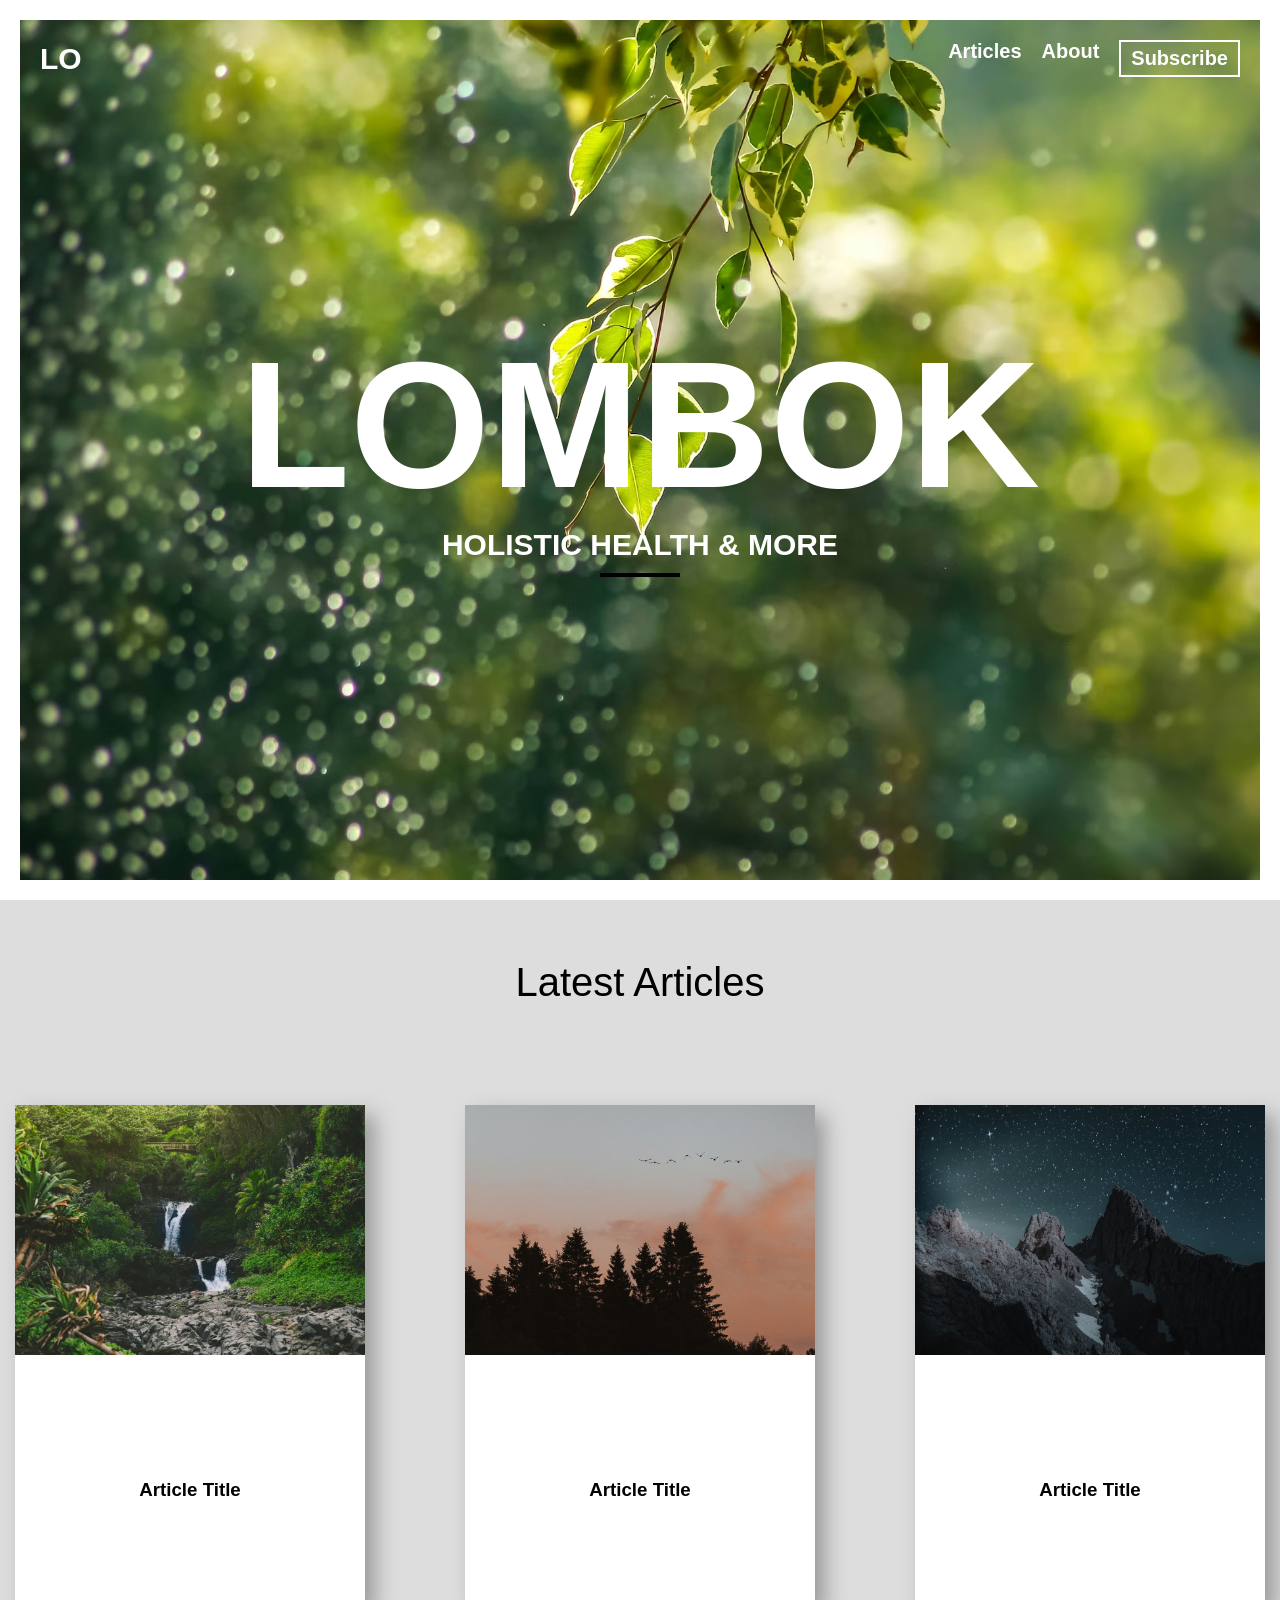
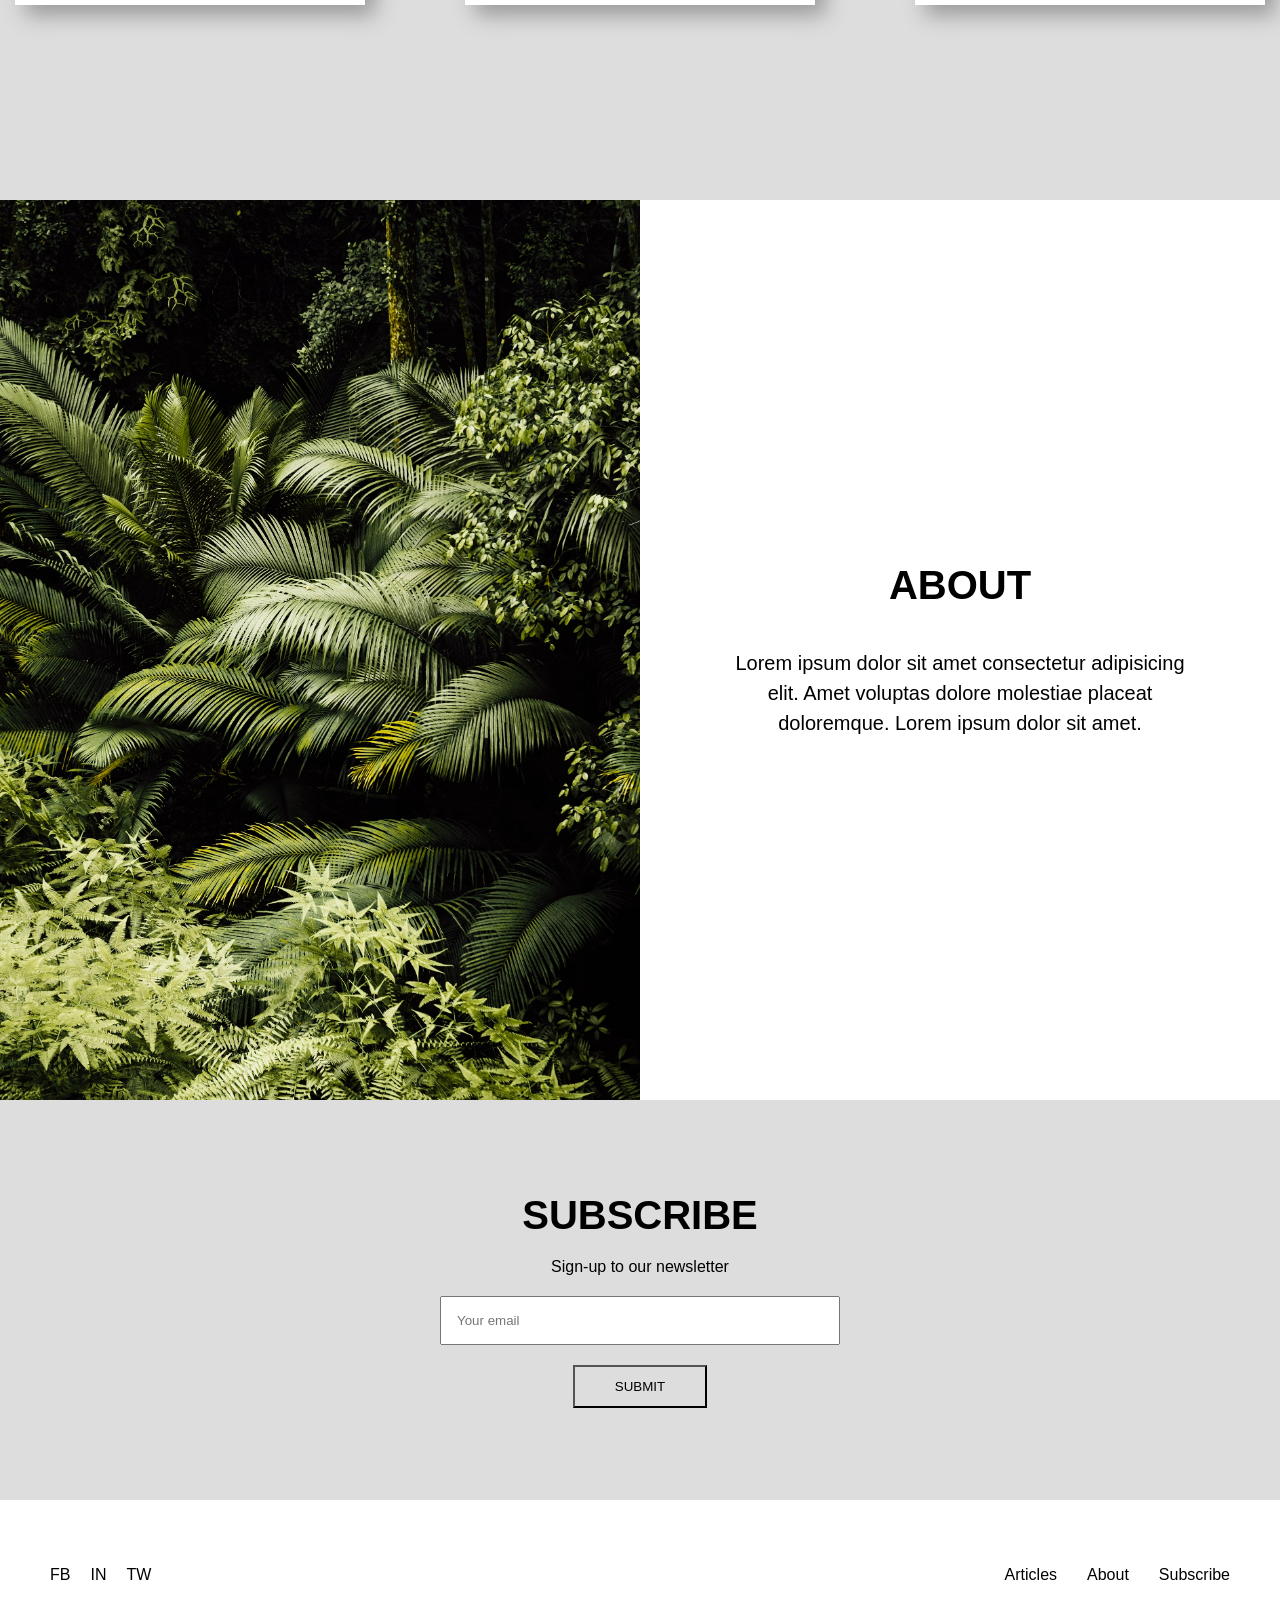
<file: assignment5/index.html>
<!DOCTYPE html>
<html lang="en">
<head>
<meta charset="UTF-8">
<meta name="viewport" content="width=device-width, initial-scale=1.0">
<title>Assignment 5</title>
<link rel="stylesheet" href="style.css">
</head>
<body>

<div class="container">

<nav>
<span>LO</span>

<ul>
<li><a href="#">Articles</a></li>
<li><a href="#">About</a></li>
<li><a href="#">Subscribe</a></li>
</ul>

<div class="menu">☰</div>
</nav>

<div class="hero">
<h1>LOMBOK</h1>
<h3>HOLISTIC HEALTH & MORE</h3>
</div>

</div>


<div class="articles">

<div class="heading">
<h3>Latest Articles</h3>
</div>

<div class="cards">

<div class="card">
<img src="card1.avif">
<h3>Article Title</h3>
</div>

<div class="card">
<img src="card2.avif">
<h3>Article Title</h3>
</div>

<div class="card">
<img src="card3.avif">
<h3>Article Title</h3>
</div>

</div>
</div>


<div class="about">

<div class="about-img">
<img src="aboutimg.avif">
</div>

<div class="about-text">
<h3>ABOUT</h3>

<p>
Lorem ipsum dolor sit amet consectetur adipisicing elit.
Amet voluptas dolore molestiae placeat doloremque.
Lorem ipsum dolor sit amet.
</p>

</div>

</div>


<div class="subscribe">

<h2>SUBSCRIBE</h2>
<p>Sign-up to our newsletter</p>

<input type="email" placeholder="Your email">

<button>SUBMIT</button>

</div>


<footer>

<div class="social">
<span>FB</span>
<span>IN</span>
<span>TW</span>
</div>

<ul>
<li>Articles</li>
<li>About</li>
<li>Subscribe</li>
</ul>

</footer>

</body>
</html>
</file>
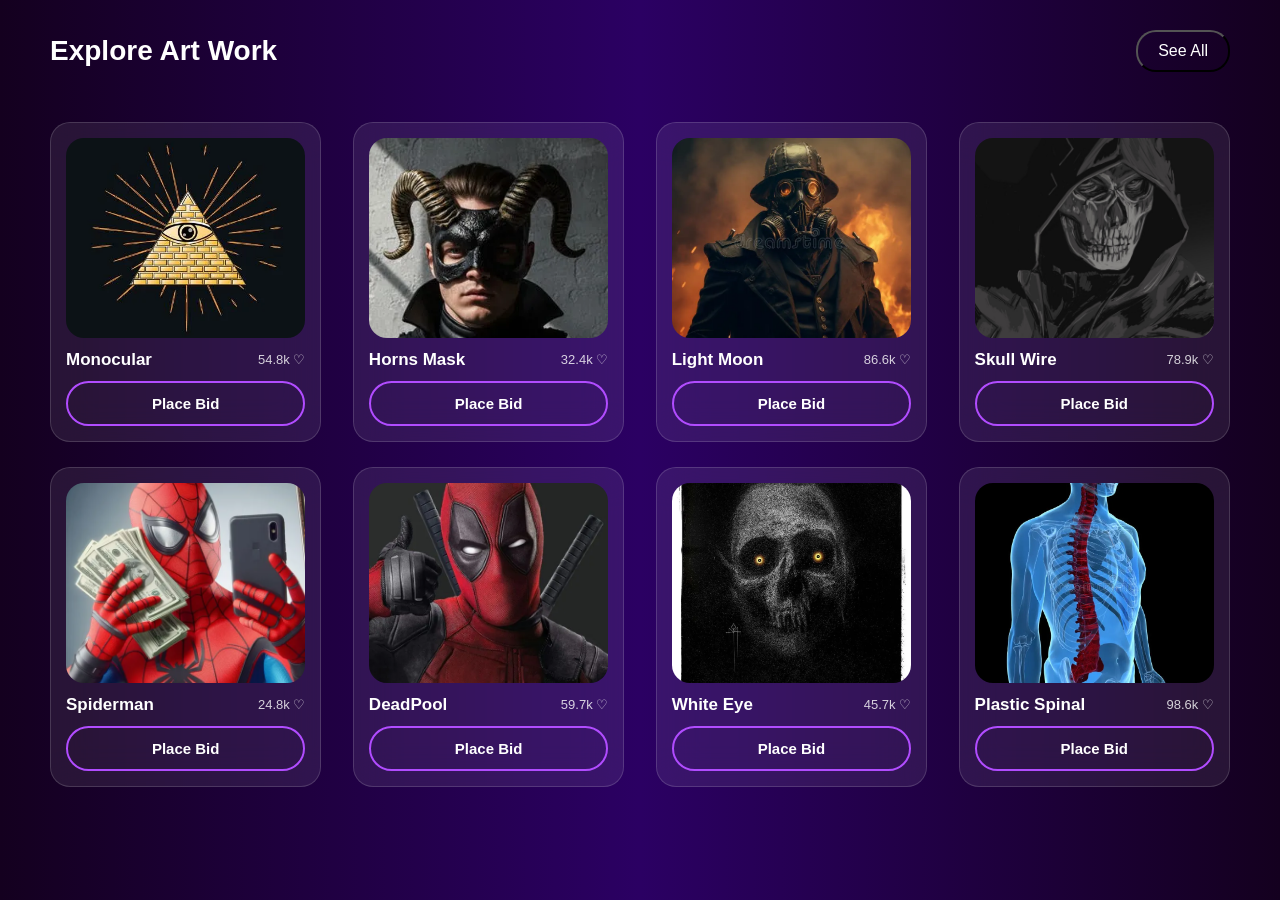
<file: FIRSTONE OFA3/index.html>
<!DOCTYPE html>
<html lang="en">
<head>
    <meta charset="UTF-8">
    <meta name="viewport" content="width=device-width, initial-scale=1.0">
    <link rel="stylesheet" href="style.css">
    <title>Assignment3</title>
</head>
<body>

    <main>

        <nav>
            <span>Explore Art Work</span>
            <button>See All</button>
        </nav>

        <div class="container">

            <div class="box">
                <div class="img-box">
                    <img src="img1.webp" alt="">
                </div>

                <div class="desc">
                    <h2>Monocular</h2>
                    <h3>54.8k ♡</h3>
                </div>

                <div class="card-btn">
                    <button>Place Bid</button>
                </div>
            </div>

            <div class="box">
                <div class="img-box">
                    <img src="img2.webp" alt="">
                </div>

                <div class="desc">
                    <h2>Horns Mask</h2>
                    <h3>32.4k ♡</h3>
                </div>

                <div class="card-btn">
                    <button>Place Bid</button>
                </div>
            </div>

            <div class="box">
                <div class="img-box">
                    <img src="img3.webp" alt="">
                </div>

                <div class="desc">
                    <h2>Light Moon</h2>
                    <h3>86.6k ♡</h3>
                </div>

                <div class="card-btn">
                    <button>Place Bid</button>
                </div>
            </div>

            <div class="box">
                <div class="img-box">
                    <img src="img4.jpg" alt="">
                </div>

                <div class="desc">
                    <h2>Skull Wire</h2>
                    <h3>78.9k ♡</h3>
                </div>

                <div class="card-btn">
                    <button>Place Bid</button>
                </div>
            </div>

            <div class="box">
                <div class="img-box">
                    <img src="img5.webp" alt="">
                </div>

                <div class="desc">
                    <h2>Spiderman</h2>
                    <h3>24.8k ♡</h3>
                </div>

                <div class="card-btn">
                    <button>Place Bid</button>
                </div>
            </div>

            <div class="box">
                <div class="img-box">
                    <img src="img6.webp" alt="">
                </div>

                <div class="desc">
                    <h2>DeadPool</h2>
                    <h3>59.7k ♡</h3>
                </div>

                <div class="card-btn">
                    <button>Place Bid</button>
                </div>
            </div>

            <div class="box">
                <div class="img-box">
                    <img src="img7.webp" alt="">
                </div>

                <div class="desc">
                    <h2>White Eye</h2>
                    <h3>45.7k ♡</h3>
                </div>

                <div class="card-btn">
                    <button>Place Bid</button>
                </div>
            </div>

            <div class="box">
                <div class="img-box">
                    <img src="img8.webp" alt="">
                </div>

                <div class="desc">
                    <h2>Plastic Spinal</h2>
                    <h3>98.6k ♡</h3>
                </div>

                <div class="card-btn">
                    <button>Place Bid</button>
                </div>
            </div>

        </div>

    </main>

</body>
</html>
</file>
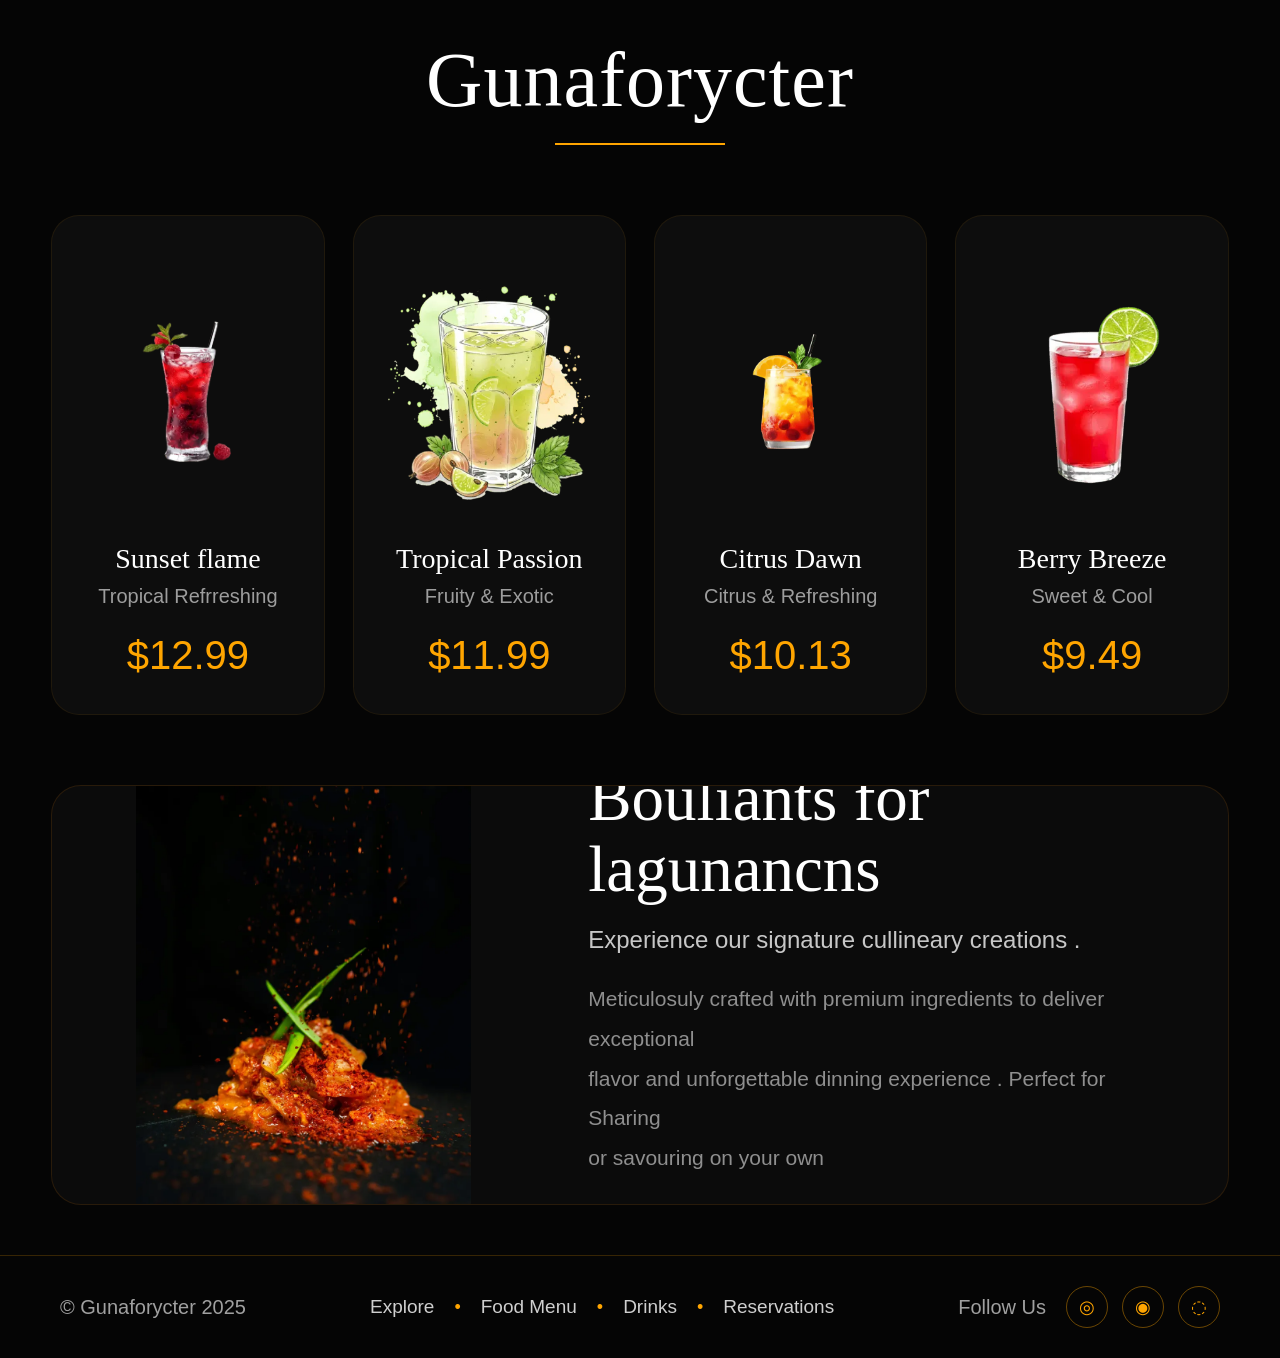
<file: second/index.html>
<!DOCTYPE html>
<html lang="en">
<head>
    <meta charset="UTF-8">
    <meta name="viewport" content="width=device-width, initial-scale=1.0">
    <title>Gunaforycter</title>
    <link rel="stylesheet" href="style.css">
</head>
<body>
<header>   
     <nav>   
        <h1>Gunaforycter</h1>
    </nav>
<div class="line"></div>
</header>
    <main>
        <div class="card">
            <img src="img1.webp" alt="">
            <h3>Sunset flame</h3>
            <h5>Tropical Refrreshing</h5>
            <h2>$12.99</h2>
        </div>
        <div class="card">  <img src="img2.webp" alt="">
            <h3>Tropical Passion</h3>
            <h5>Fruity & Exotic</h5>
            <h2>$11.99</h2></div>
        <div class="card">  <img src="img3.webp" alt="">
            <h3>Citrus Dawn</h3>
            <h5>Citrus & Refreshing</h5>
            <h2>$10.13</h2></div>
        <div class="card">  <img src="img4.webp" alt="">
            <h3>Berry Breeze</h3>
            <h5>Sweet & Cool</h5>
            <h2>$9.49</h2></div>
    </main>
    <section>
        <div class="left">
            <img src="img5.webp" alt="">
        </div>
        <div class="right">
            <h3>Chef's Special</h3>
            <h1>Bouliants for lagunancns</h1>
            <p>Experience our signature cullineary creations .</p>
            
            <h5>Meticulosuly  crafted with premium ingredients to deliver  exceptional <br>
            flavor and unforgettable dinning experience . Perfect for Sharing <br>
            or savouring on your own </h5>
            <button>Explore Menu →</button>
        </div>
    </section>
  <footer>
    <div class="footer-left">
        <h3>© Gunaforycter 2025</h3>
    </div>

    <div class="footer-center">
        <a href="#">Explore</a>
        <span>•</span>
        <a href="#">Food Menu</a>
        <span>•</span>
        <a href="#">Drinks</a>
        <span>•</span>
        <a href="#">Reservations</a>
    </div>

    <div class="footer-right">
        <h4>Follow Us</h4>

        <div class="socials">
            <a href="#">◎</a>
            <a href="#">◉</a>
            <a href="#">◌</a>
        </div>
    </div>
</footer>
    
</body>
</html>
</file>
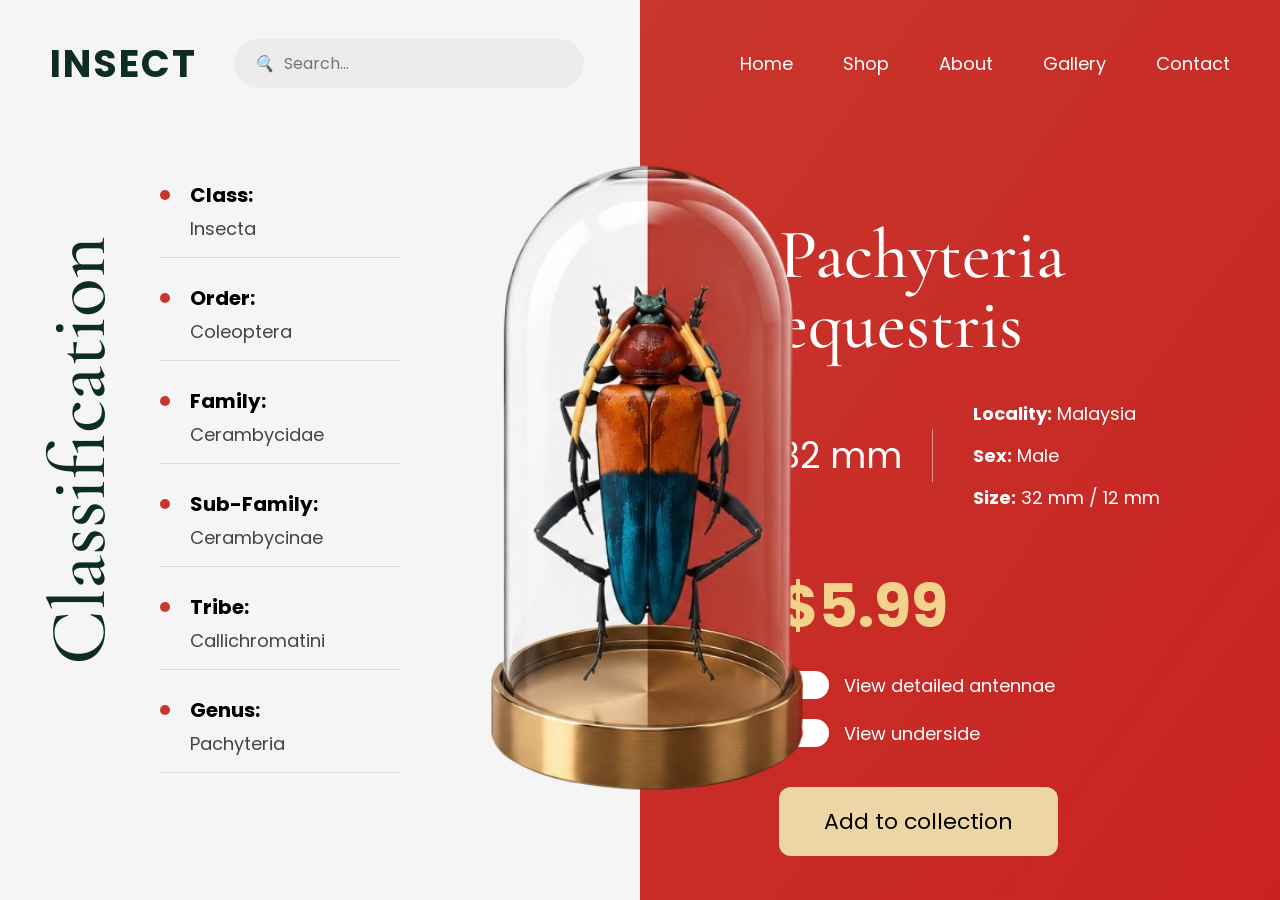
<file: third/index.html>
<!DOCTYPE html>
<html lang="en">
<head>
  <meta charset="UTF-8" />
  <meta name="viewport" content="width=device-width, initial-scale=1.0" />
  <title>Insect UI</title>

  <link rel="preconnect" href="https://fonts.googleapis.com">
  <link rel="preconnect" href="https://fonts.gstatic.com" crossorigin>
  <link href="https://fonts.googleapis.com/css2?family=Cormorant+Garamond:wght@400;500;600&family=Poppins:wght@300;400;500;600&display=swap" rel="stylesheet">

  <link rel="stylesheet" href="style.css" />
</head>
<body>

  <div id="main">

    <div class="left"></div>
    <div class="right"></div>

    <nav>
      <h1>INSECT</h1>

      <div class="search">
        <i>🔍</i>
        <input type="text" placeholder="Search..." />
      </div>

      <div class="nav-links">
        <a href="#">Home</a>
        <a href="#">Shop</a>
        <a href="#">About</a>
        <a href="#">Gallery</a>
        <a href="#">Contact</a>
      </div>
    </nav>

    <div class="vertical-text">
      <h2>Classification</h2>
    </div>

    <div class="left-content">

      <div class="item">
        <span></span>
        <div>
          <h3>Class:</h3>
          <p>Insecta</p>
        </div>
      </div>

      <div class="item">
        <span></span>
        <div>
          <h3>Order:</h3>
          <p>Coleoptera</p>
        </div>
      </div>

      <div class="item">
        <span></span>
        <div>
          <h3>Family:</h3>
          <p>Cerambycidae</p>
        </div>
      </div>

      <div class="item">
        <span></span>
        <div>
          <h3>Sub-Family:</h3>
          <p>Cerambycinae</p>
        </div>
      </div>

      <div class="item">
        <span></span>
        <div>
          <h3>Tribe:</h3>
          <p>Callichromatini</p>
        </div>
      </div>

      <div class="item">
        <span></span>
        <div>
          <h3>Genus:</h3>
          <p>Pachyteria</p>
        </div>
      </div>

    </div>

    <div class="center-image">
      <img src="Screenshot_2026-05-14_224116-removebg-preview.png" alt="insect">
    </div>

    <div class="right-content">

      <h1>Pachyteria <br> equestris</h1>

      <div class="info">

        <div class="measure">
          <h2>32 mm</h2>
        </div>

        <div class="details">
          <p><b>Locality:</b> Malaysia</p>
          <p><b>Sex:</b> Male</p>
          <p><b>Size:</b> 32 mm / 12 mm</p>
        </div>

      </div>

      <h2 class="price">$5.99</h2>

      <div class="toggle">
        <div class="switch"></div>
        <p>View detailed antennae</p>
      </div>

      <div class="toggle">
        <div class="switch"></div>
        <p>View underside</p>
      </div>

      <button>Add to collection</button>

    </div>

  </div>

</body>
</html>
</file>
<file: assignment5/style.css>
*{
margin:0;
padding:0;
box-sizing:border-box;
}

html,body{
width:100%;
height:100%;
font-family:"Segoe UI",sans-serif;
}

.container{
border:20px solid white;
width:100%;
height:100%;
background:url(hero.avif);
background-size:cover;
background-position:center;
color:white;
}

nav{
display:flex;
justify-content:space-between;
align-items:center;
}

nav span{
font-size:30px;
font-weight:bold;
padding:20px;
}

nav ul{
display:flex;
gap:20px;
padding:20px;
list-style:none;
}

nav ul li a{
text-decoration:none;
color:white;
font-size:20px;
font-weight:bold;
}

nav ul li:nth-child(3){
border:2px solid white;
padding:5px 10px;
}

.menu{
display:none;
font-size:35px;
cursor:pointer;
padding:20px;
}

.hero{
height:80%;
display:flex;
justify-content:center;
align-items:center;
flex-direction:column;
}

.hero h1{
font-size:180px;
}

.hero h3{
font-size:30px;
position:relative;
}

.hero h3::after{
content:"";
width:80px;
height:4px;
background:black;
position:absolute;
left:50%;
bottom:-15px;
transform:translateX(-50%);
}


.articles{
min-height:100%;
background:#ddd;
padding-bottom:50px;
}

.heading{
text-align:center;
padding-top:60px;
margin-bottom:100px;
}

.heading h3{
font-size:40px;
font-weight:400;
}

.cards{
display:flex;
justify-content:center;
gap:100px;
flex-wrap:wrap;
}

.card{
width:350px;
height:500px;
background:white;
box-shadow:10px 10px 20px #999;
}

.card img{
width:100%;
height:50%;
object-fit:cover;
}

.card h3{
text-align:center;
margin-top:120px;
}


.about{
height:100%;
display:flex;
}

.about-img{
width:50%;
}

.about-img img{
width:100%;
height:100%;
object-fit:cover;
}

.about-text{
width:50%;
display:flex;
justify-content:center;
align-items:center;
flex-direction:column;
gap:40px;
padding:80px;
}

.about-text h3{
font-size:40px;
}

.about-text p{
font-size:20px;
text-align:center;
line-height:30px;
}


.subscribe{
height:400px;
background:#ddd;
display:flex;
justify-content:center;
align-items:center;
flex-direction:column;
gap:20px;
}

.subscribe h2{
font-size:40px;
}

.subscribe input{
width:400px;
padding:15px;
}

.subscribe button{
padding:12px 40px;
background:transparent;
}


footer{
height:150px;
display:flex;
justify-content:space-between;
align-items:center;
padding:50px;
}

.social{
display:flex;
gap:20px;
}

footer ul{
display:flex;
gap:30px;
list-style:none;
}


@media(max-width:768px){

nav ul{
display:none;
}

.menu{
display:block;
}

.container{
border:10px solid white;
}

.hero h1{
font-size:60px;
}

.hero h3{
font-size:15px;
}

.cards{
gap:40px;
}

.card{
width:300px;
height:450px;
}

.about{
height:auto;
flex-direction:column;
}

.about-img{
width:100%;
}

.about-text{
width:100%;
padding:40px;
}

.subscribe input{
width:80%;
}

footer{
height:auto;
flex-direction:column;
gap:20px;
}

}
</file>
<file: FIRSTONE OFA3/style.css>
*{
    margin: 0;
    padding: 0;
    box-sizing: border-box;
}

html,
body{
    width: 100%;
    height: 100%;
    font-family: "Segoe UI", sans-serif;
}

main{
    min-height: 100vh;
    background: linear-gradient(to right, #14001f, #2b0063, #14001f);
    padding: 30px 50px;
}

nav{
    display: flex;
    justify-content: space-between;
    align-items: center;
    margin-bottom: 40px;
}

nav span{
    color: white;
    font-size: 28px;
    font-weight: 600;
}

nav button{
    background: transparent;
    border: 1px solid linear-gradient(to right, #b14cff, #ff00c8);
    padding: 10px 20px;
    border-radius: 20px;
    color: white;
    font-size: 16px;
    cursor: pointer;
}
nav button:hover{
    background: linear-gradient(to right, #b14cff, #ff00c8);
}

.container{
    width: 100%;
    height: 100%;
margin-top: 50px;
    display: flex;
    flex-wrap: wrap;
    justify-content: space-between;
    align-items: center;
    gap: 25px;
}

.box{
    width: 23%;
    height: 320px;
    padding: 15px;
    border-radius: 20px;
    background: rgba(255,255,255,0.08);
    backdrop-filter: blur(20px);
    -webkit-backdrop-filter: blur(20px);
    border: 1px solid rgba(255,255,255,0.15);
    display: flex;
    flex-direction: column;
    justify-content: space-between;
    transition: 0.3s;
}

.img-box{
    width: 100%;
    height: 200px;
    overflow: hidden;
    border-radius: 18px;
}

.img-box img{
    width: 100%;
    height: 100%;
    object-fit: cover;
    display: block;
}

.desc{
    display: flex;
    justify-content: space-between;
    align-items: center;

    color: white;
}

.desc h2{
    font-size: 17px;
    font-weight: 600;
}

.desc h3{
    font-size: 13px;
    font-weight: 400;
    opacity: 0.8;
}

.card-btn button{
    width: 100%;
    padding: 12px;
    border-radius: 30px;
    border: 2px solid #b14cff;
    background: transparent;
    color: white;
    font-size: 15px;
    font-weight: 600;
    cursor: pointer;
    transition: 0.3s;
}

.card-btn button:hover{
    background: #b14cff;
}
</file>
<file: second/style.css>
*{
    margin: 0;
    padding: 0;
    box-sizing: border-box;
}

html, body{
    width: 100%;
    min-height: 100%;
    background-color: #050505;
    color: white;
    font-family: "Segoe UI", sans-serif;
}



nav{
    padding-top: 35px;
}

nav h1{
    text-align: center;
    font-size: 78px;
    font-weight: 500;
    font-family: Georgia, 'Times New Roman', Times, serif;
    letter-spacing: 1px;
}

header .line{
    width: 170px;
    height: 2px;
    background-color: orange;
    margin: 18px auto;
    position: relative;
}

nav .line::after{
    content: "❖";
    position: absolute;
    left: 50%;
    top: -14px;
    transform: translateX(-50%);
    color: orange;
    font-size: 24px;
    background-color: #050505;
    padding: 0px 10px;
}



main{
    width: 92%;

    margin: 70px auto;

    display: flex;
    justify-content: center;
    align-items: center;
    gap: 28px;
}

main .card{
    width: 290px;
    height: 500px;

    background: #0d0d0d;

    border-radius: 28px;
    border: 1px solid rgba(255, 166, 0, 0.08);

    display: flex;
    flex-direction: column;
    justify-content: center;
    align-items: center;

    transition: all 0.3s ease;

    position: relative;
}

main .card:hover{
    transform: translateY(-8px);

    border: 1px solid rgba(255, 166, 0, 0.5);

    box-shadow:
    0 0 25px rgba(255, 140, 0, 0.18),
    inset 0 0 15px rgba(255, 140, 0, 0.05);
}

main .card img{
    width: 220px;
    height: 280px;

    object-fit: contain;
}

main h3{
    margin-top: 10px;

    font-size: 28px;
    font-weight: 500;

    font-family: Georgia, 'Times New Roman', Times, serif;
}

main h5{
    margin-top: 10px;

    font-size: 20px;
    font-weight: 300;

    color: #9d9d9d;
}

main h2{
    margin-top: 25px;

    font-size: 40px;
    color: orange;
    font-weight: 500;
}


section{
    width: 92%;
    height: 420px;

    margin: 40px auto;

    display: flex;
    align-items: center;
    justify-content: space-between;

    padding: 0px 70px;

    background-color: #0b0b0b;

    border: 1px solid rgba(255, 140, 0, 0.12);
    border-radius: 30px;

    overflow: hidden;

    position: relative;
}

.left{
    width: 35%;
    height: 100%;

    display: flex;
    justify-content: center;
    align-items: center;
}

.left img{
    width: 100%;
    height: 100%;

    object-fit: contain;
}

.right{
    width: 55%;
}

.right h3{
    color: orange;

    font-size: 18px;
    font-weight: 500;

    text-transform: uppercase;
    letter-spacing: 5px;

    margin-bottom: 20px;
}

.right h1{
    font-size: 65px;
    line-height: 1.1;

    font-weight: 500;

    font-family: Georgia, 'Times New Roman', Times, serif;

    margin-bottom: 20px;
}

.right p{
    font-size: 24px;
    color: #c7c7c7;

    margin-bottom: 25px;
}

.right h5{
    font-size: 21px;
    line-height: 1.9;

    color: #8f8f8f;
    font-weight: 300;
}

/* ================= BUTTON ================= */

.right button{
    margin-top: 35px;

    padding: 16px 34px;

    background: transparent;

    color: orange;

    border: 1px solid rgba(255, 166, 0, 0.6);
    border-radius: 50px;

    font-size: 18px;
    font-weight: 500;

    cursor: pointer;

    transition: all 0.3s ease;
}

.right button:hover{
    background-color: orange;
    color: black;
}
footer{
    width: 100%;
    margin-top: 50px;

    padding: 30px 60px;

    border-top: 1px solid rgba(255, 166, 0, 0.2);

    display: flex;
    justify-content: space-between;
    align-items: center;

    color: #a0a0a0;
}

.footer-left h3{
    font-size: 20px;
    font-weight: 400;
}

.footer-center{
    display: flex;
    align-items: center;
    gap: 20px;
}

.footer-center a{
    text-decoration: none;
    color: #cfcfcf;

    font-size: 19px;

    transition: 0.3s;
}

.footer-center a:hover{
    color: orange;
}

.footer-center span{
    color: orange;
    font-size: 18px;
}

.footer-right{
    display: flex;
    align-items: center;
    gap: 20px;
}

.footer-right h4{
    font-size: 20px;
    font-weight: 400;
}

.socials{
    display: flex;
    align-items: center;
    gap: 14px;
}

.socials a{
    width: 42px;
    height: 42px;

    border: 1px solid rgba(255, 166, 0, 0.4);
    border-radius: 50%;

    display: flex;
    justify-content: center;
    align-items: center;

    text-decoration: none;

    color: orange;

    font-size: 18px;

    transition: 0.3s;
}

.socials a:hover{
    background-color: orange;
    color: black;
}
</file>
<file: third/style.css>
*{
    margin: 0;
    padding: 0;
    box-sizing: border-box;
    font-family: "Poppins", sans-serif;
}

html,body{
    width: 100%;
    height: 100%;
}

#main{
    width: 100%;
    height: 100vh;
    position: relative;
    display: flex;
    overflow: hidden;
}

.left{
    width: 50%;
    height: 100%;
    background-color: #f5f5f5;
}

.right{
    width: 50%;
    height: 100%;
    background: linear-gradient(to bottom right,#c8372c,#c92222);
}

nav{
    width: 100%;
    padding: 35px 50px;
    position: absolute;
    top: 0;
    left: 0;
    display: flex;
    align-items: center;
    justify-content: space-between;
    z-index: 99;
}

nav h1{
    font-size: 38px;
    color: #0c2c25;
    letter-spacing: 2px;
}

.search{
    width: 350px;
    background-color: #ececec;
    border-radius: 40px;
    padding: 12px 20px;
    display: flex;
    align-items: center;
    gap: 10px;
    margin-left: -120px;
}

.search input{
    border: none;
    outline: none;
    background-color: transparent;
    font-size: 16px;
    width: 100%;
}

.nav-links{
    display: flex;
    gap: 50px;
}

.nav-links a{
    text-decoration: none;
    color: white;
    font-size: 18px;
}

.vertical-text{
    position: absolute;
    left: 30px;
    top: 50%;
    transform: translateY(-50%);
}

.vertical-text h2{
    writing-mode: vertical-rl;
    transform: rotate(180deg);
    font-size: 80px;
    color: #0c2c25;
    font-family: "Cormorant Garamond", serif;
    font-weight: 500;
}

.left-content{
    position: absolute;
    top: 180px;
    left: 160px;
    display: flex;
    flex-direction: column;
    gap: 25px;
}

.item{
    display: flex;
    gap: 20px;
    border-bottom: 1px solid #ddd;
    padding-bottom: 15px;
    width: 240px;
}

.item span{
    width: 10px;
    height: 10px;
    background-color: #c8372c;
    border-radius: 50%;
    margin-top: 10px;
}

.item h3{
    font-size: 20px;
    margin-bottom: 5px;
}

.item p{
    color: #444;
    font-size: 18px;
}

.center-image{
    position: absolute;
    left: 49%;
    top: 53%;
    transform: translate(-48%,-50%);
    z-index: 10;
}

.center-image img{
    height: 650px;
    object-fit: cover;
}

.right-content{
    position: absolute;
    right: 120px;
    top: 220px;
    color: white;
}

.right-content h1{
    font-size: 70px;
    line-height: 70px;
    font-family: "Cormorant Garamond", serif;
    font-weight: 500;
}

.info{
    margin-top: 40px;
    display: flex;
    gap: 40px;
    align-items: center;
}

.measure{
    border-right: 1px solid rgba(255,255,255,0.5);
    padding-right: 30px;
}

.measure h2{
    font-size: 35px;
    font-weight: 400;
}

.details{
    display: flex;
    flex-direction: column;
    gap: 15px;
}

.details p{
    font-size: 18px;
}

.price{
    margin-top: 50px;
    font-size: 60px;
    color: #f4d28c;
}

.toggle{
    display: flex;
    align-items: center;
    gap: 15px;
    margin-top: 20px;
}

.switch{
    width: 50px;
    height: 28px;
    background-color: white;
    border-radius: 50px;
    position: relative;
}

.switch::after{
    content: "";
    width: 20px;
    height: 20px;
    background-color: #d44;
    border-radius: 50%;
    position: absolute;
    top: 4px;
    left: 4px;
}

.toggle p{
    font-size: 18px;
}

button{
    margin-top: 40px;
    padding: 18px 45px;
    border: none;
    border-radius: 12px;
    background-color: #ecd6a6;
    font-size: 22px;
    cursor: pointer;
}
</file>
